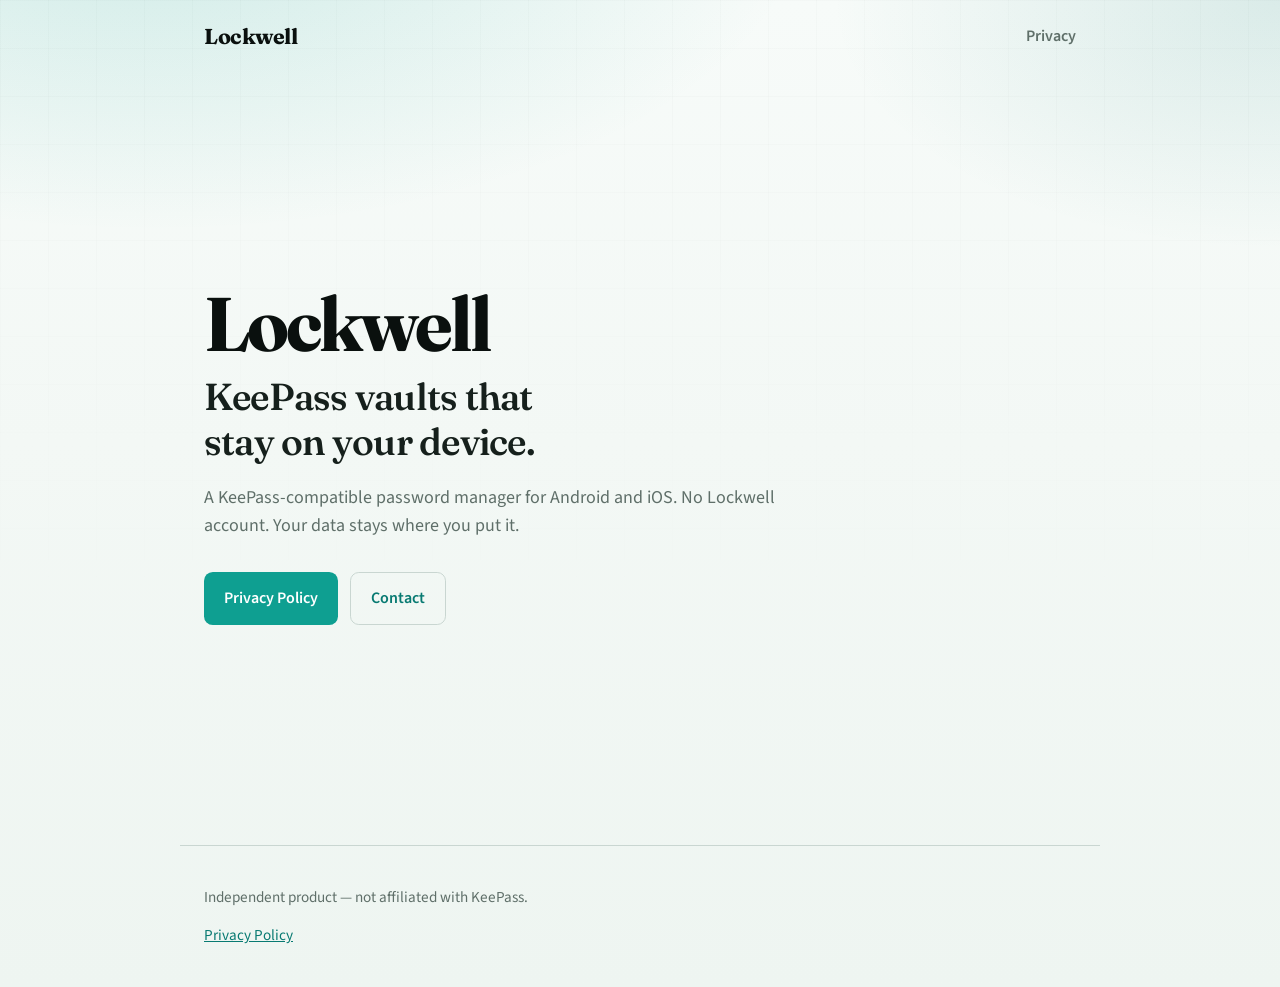
<file: index.html>
<!DOCTYPE html>
<html lang="en">
  <head>
    <meta charset="utf-8" />
    <meta name="viewport" content="width=device-width, initial-scale=1" />
    <title>Lockwell — KeePass password manager</title>
    <meta
      name="description"
      content="Lockwell is a KeePass-compatible password manager. Your vaults stay on your device."
    />
    <link rel="canonical" href="https://theyogendradanwar.github.io/lockwell-site/" />
    <link rel="preconnect" href="https://fonts.googleapis.com" />
    <link rel="preconnect" href="https://fonts.gstatic.com" crossorigin />
    <link
      href="https://fonts.googleapis.com/css2?family=Fraunces:opsz,wght@9..144,560;9..144,700&family=Source+Sans+3:wght@400;600&display=swap"
      rel="stylesheet"
    />
    <link rel="stylesheet" href="styles.css" />
  </head>
  <body>
    <div class="atmosphere" aria-hidden="true"></div>
    <header class="top">
      <a class="brand" href="./">Lockwell</a>
      <nav>
        <a href="./privacy/">Privacy</a>
      </nav>
    </header>

    <main class="hero">
      <p class="brand-mark">Lockwell</p>
      <h1>KeePass vaults that stay on your device.</h1>
      <p class="lede">
        A KeePass-compatible password manager for Android and iOS. No Lockwell
        account. Your data stays where you put it.
      </p>
      <div class="cta-row">
        <a class="cta" href="./privacy/">Privacy Policy</a>
        <a class="cta ghost" href="mailto:yogendra.danwar@gmail.com">Contact</a>
      </div>
    </main>

    <footer class="foot">
      <p>Independent product — not affiliated with KeePass.</p>
      <p><a href="./privacy/">Privacy Policy</a></p>
    </footer>
  </body>
</html>
</file>
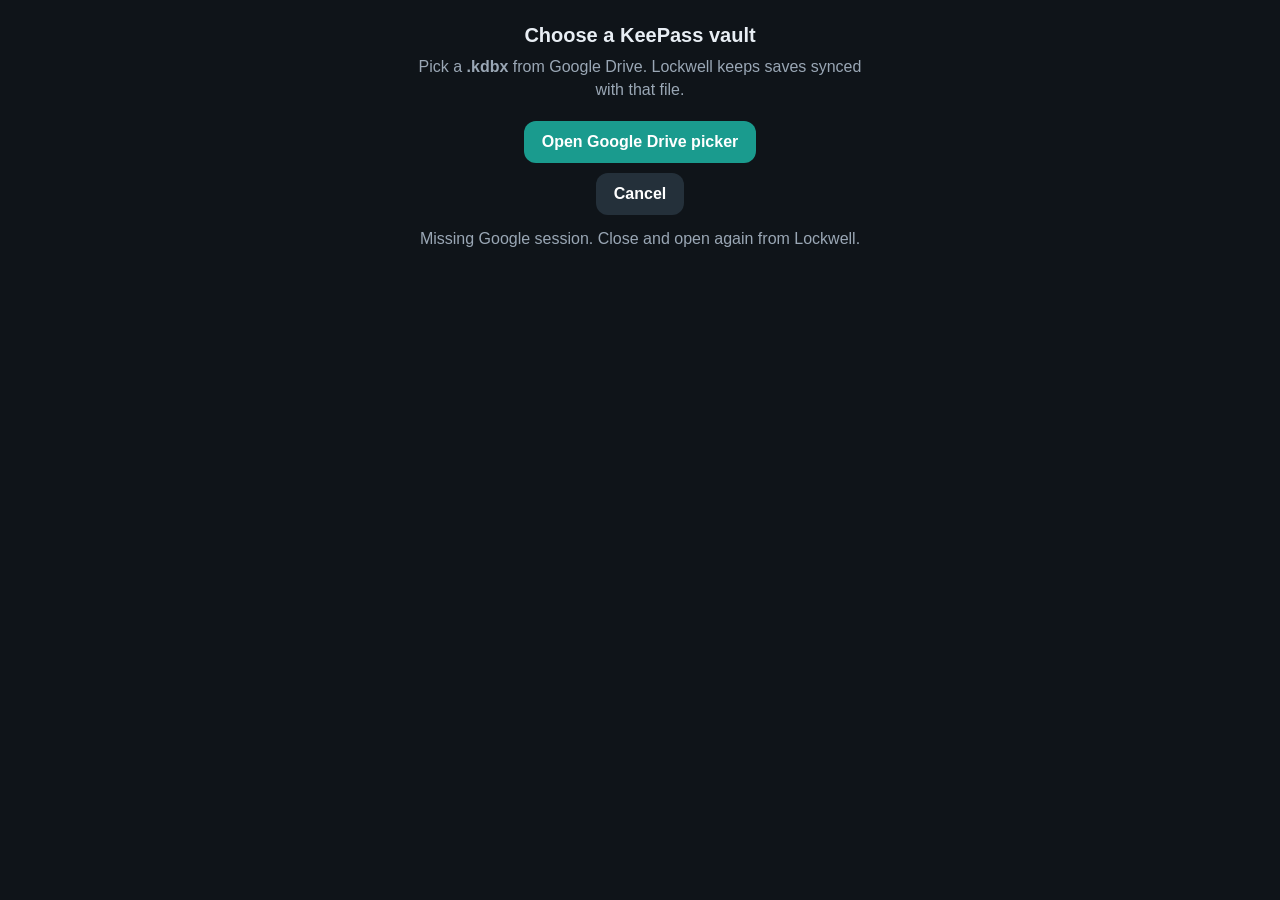
<file: drive-picker/index.html>
<!DOCTYPE html>
<html lang="en">
<head>
  <meta charset="utf-8" />
  <meta name="viewport" content="width=device-width, initial-scale=1" />
  <title>Lockwell — Choose Drive vault</title>
  <style>
    body {
      margin: 0;
      font-family: -apple-system, BlinkMacSystemFont, "Segoe UI", sans-serif;
      background: #0f1419;
      color: #e8eef4;
      min-height: 100vh;
      display: flex;
      flex-direction: column;
      align-items: center;
      justify-content: flex-start;
      padding: 24px 16px;
      box-sizing: border-box;
    }
    h1 { font-size: 1.25rem; font-weight: 600; margin: 0 0 8px; }
    p { color: #9aa7b5; margin: 0 0 20px; text-align: center; max-width: 28rem; line-height: 1.45; }
    #status { color: #9aa7b5; margin-top: 12px; text-align: center; max-width: 28rem; }
    button {
      appearance: none;
      border: 0;
      border-radius: 12px;
      padding: 12px 18px;
      font-size: 1rem;
      font-weight: 600;
      background: #1a9b8e;
      color: #fff;
      cursor: pointer;
    }
    button.secondary { background: #24303a; margin-top: 10px; }
    .err { color: #ff8a80; }
  </style>
  <script src="https://apis.google.com/js/api.js"></script>
</head>
<body>
  <h1>Choose a KeePass vault</h1>
  <p>Pick a <strong>.kdbx</strong> from Google Drive. Lockwell keeps saves synced with that file.</p>
  <button type="button" id="pick">Open Google Drive picker</button>
  <button type="button" id="cancel" class="secondary">Cancel</button>
  <p id="status">Loading…</p>
  <script>
(function () {
  var RETURN = 'com.lockwell.app://drive-picker';
  var hashParams = new URLSearchParams(location.hash ? location.hash.slice(1) : '');
  var queryParams = new URLSearchParams(location.search || '');
  function param(name) {
    return hashParams.get(name) || queryParams.get(name) || '';
  }
  var token = param('access_token');
  var apiKey = param('api_key');
  var appId = param('app_id') || '375269897047';
  // Strip secrets from the address bar after reading.
  if (history.replaceState) {
    history.replaceState(null, '', location.pathname);
  }

  var statusEl = document.getElementById('status');
  function setStatus(msg, isErr) {
    statusEl.textContent = msg;
    statusEl.className = isErr ? 'err' : '';
  }
  function postNative(msg) {
    try {
      if (window.ReactNativeWebView && window.ReactNativeWebView.postMessage) {
        window.ReactNativeWebView.postMessage(JSON.stringify(msg));
      }
    } catch (e) {}
  }
  function goBack(qs) {
    var url = RETURN + (qs ? ('?' + qs) : '');
    postNative({ type: 'redirect', url: url });
    window.location.href = url;
  }

  document.getElementById('cancel').onclick = function () {
    goBack('cancel=1');
  };

  if (!token || !apiKey) {
    setStatus('Missing Google session. Close and open again from Lockwell.', true);
    postNative({ type: 'error', message: 'missing_token' });
    document.getElementById('pick').disabled = true;
    return;
  }

  function onPicked(data) {
    if (data.action === google.picker.Action.PICKED && data.docs && data.docs[0]) {
      var d = data.docs[0];
      var name = d.name || 'vault.kdbx';
      goBack('id=' + encodeURIComponent(d.id) + '&name=' + encodeURIComponent(name));
    } else if (data.action === google.picker.Action.CANCEL) {
      goBack('cancel=1');
    }
  }

  function createPicker() {
    try {
      // OAuth token only — do not trigger Google account cookie UI.
      var view = new google.picker.DocsView(google.picker.ViewId.DOCS)
        .setIncludeFolders(true)
        .setSelectFolderEnabled(false)
        .setMode(google.picker.DocsViewMode.LIST);
      var picker = new google.picker.PickerBuilder()
        .addView(view)
        .enableFeature(google.picker.Feature.NAV_HIDDEN)
        .setOAuthToken(token)
        .setDeveloperKey(apiKey)
        .setAppId(appId)
        .setOrigin(window.location.origin)
        .setCallback(onPicked)
        .setTitle('Choose a KeePass .kdbx')
        .setSize(Math.min(window.innerWidth, 1051), Math.min(window.innerHeight - 40, 650))
        .build();
      picker.setVisible(true);
      setStatus('Pick your .kdbx vault…');
      postNative({ type: 'ready' });
    } catch (e) {
      var msg = (e && e.message) || 'Could not open Google Drive picker.';
      setStatus(msg, true);
      postNative({ type: 'error', message: msg });
    }
  }

  document.getElementById('pick').onclick = function () {
    setStatus('Opening Google Drive…');
    gapi.load('picker', { callback: createPicker });
  };

  gapi.load('picker', {
    callback: function () {
      setStatus('Opening Google Drive…');
      createPicker();
    },
  });
})();
  </script>
</body>
</html>
</file>
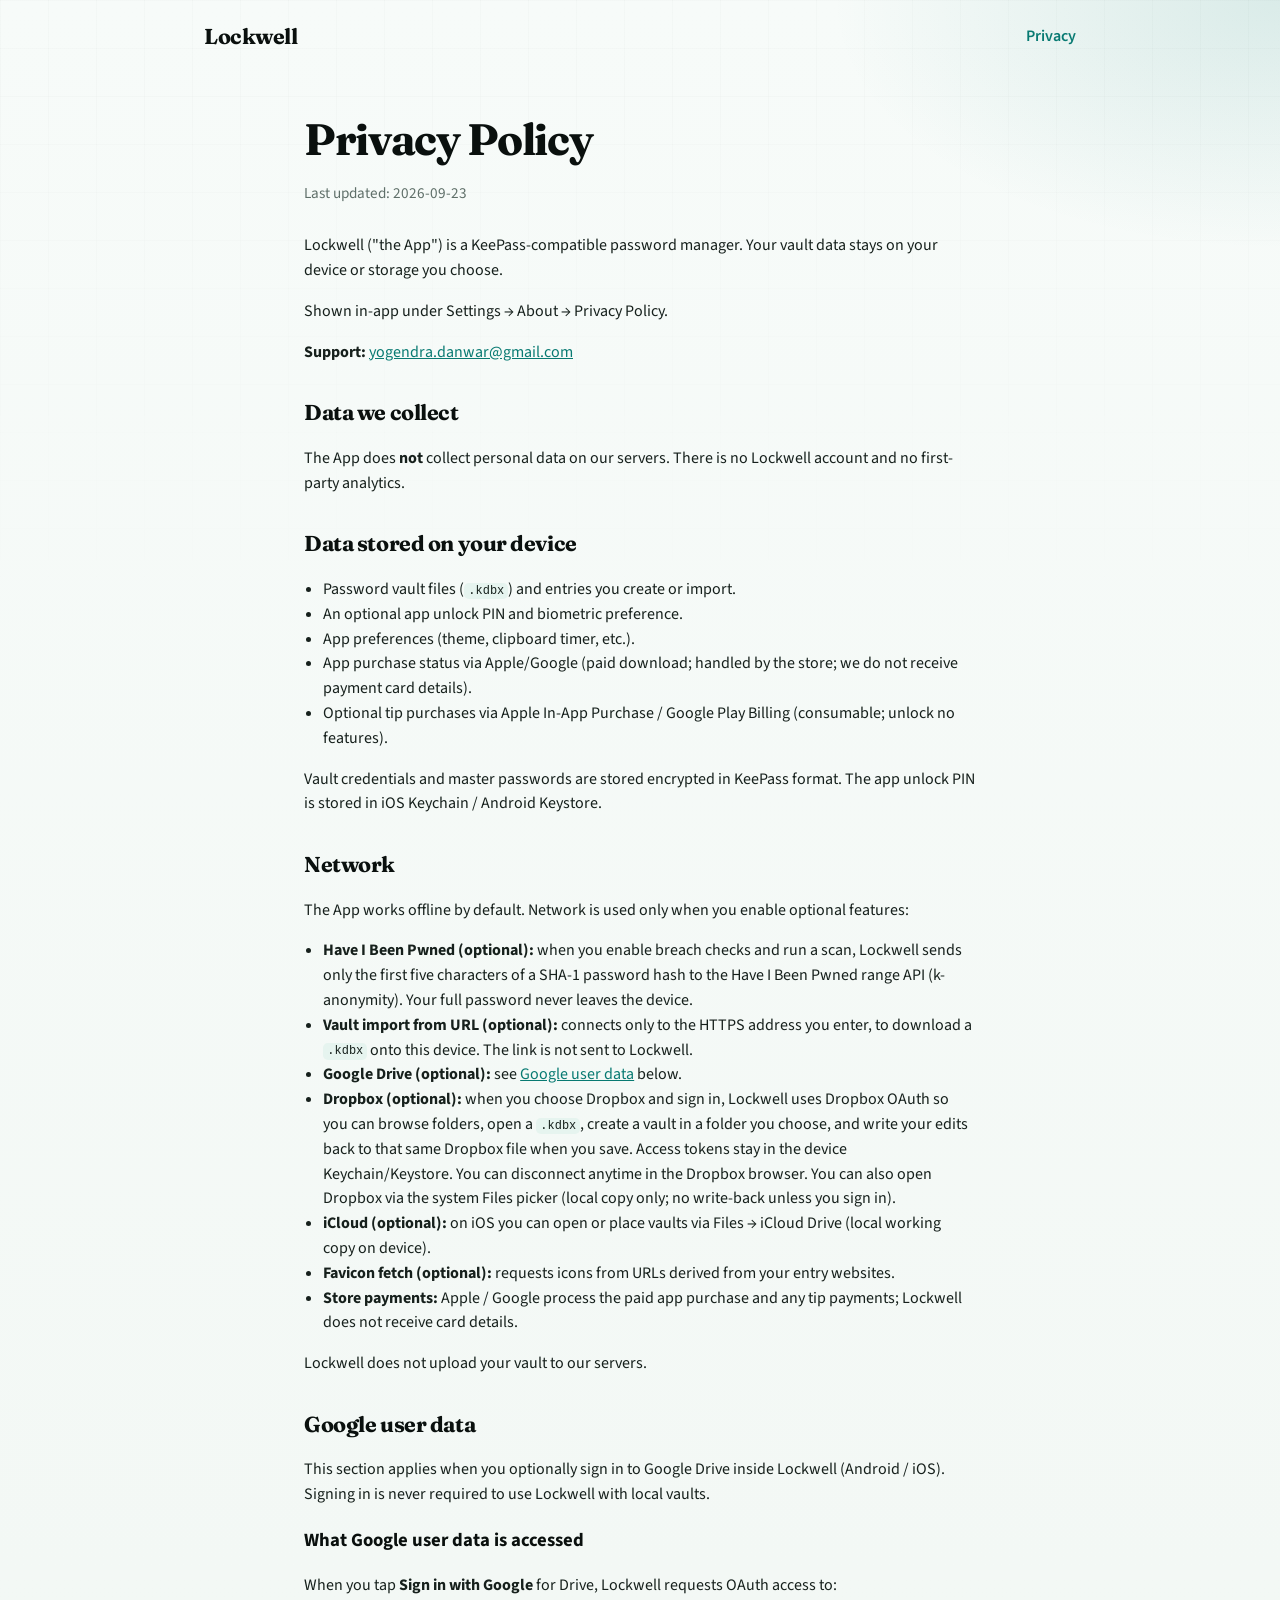
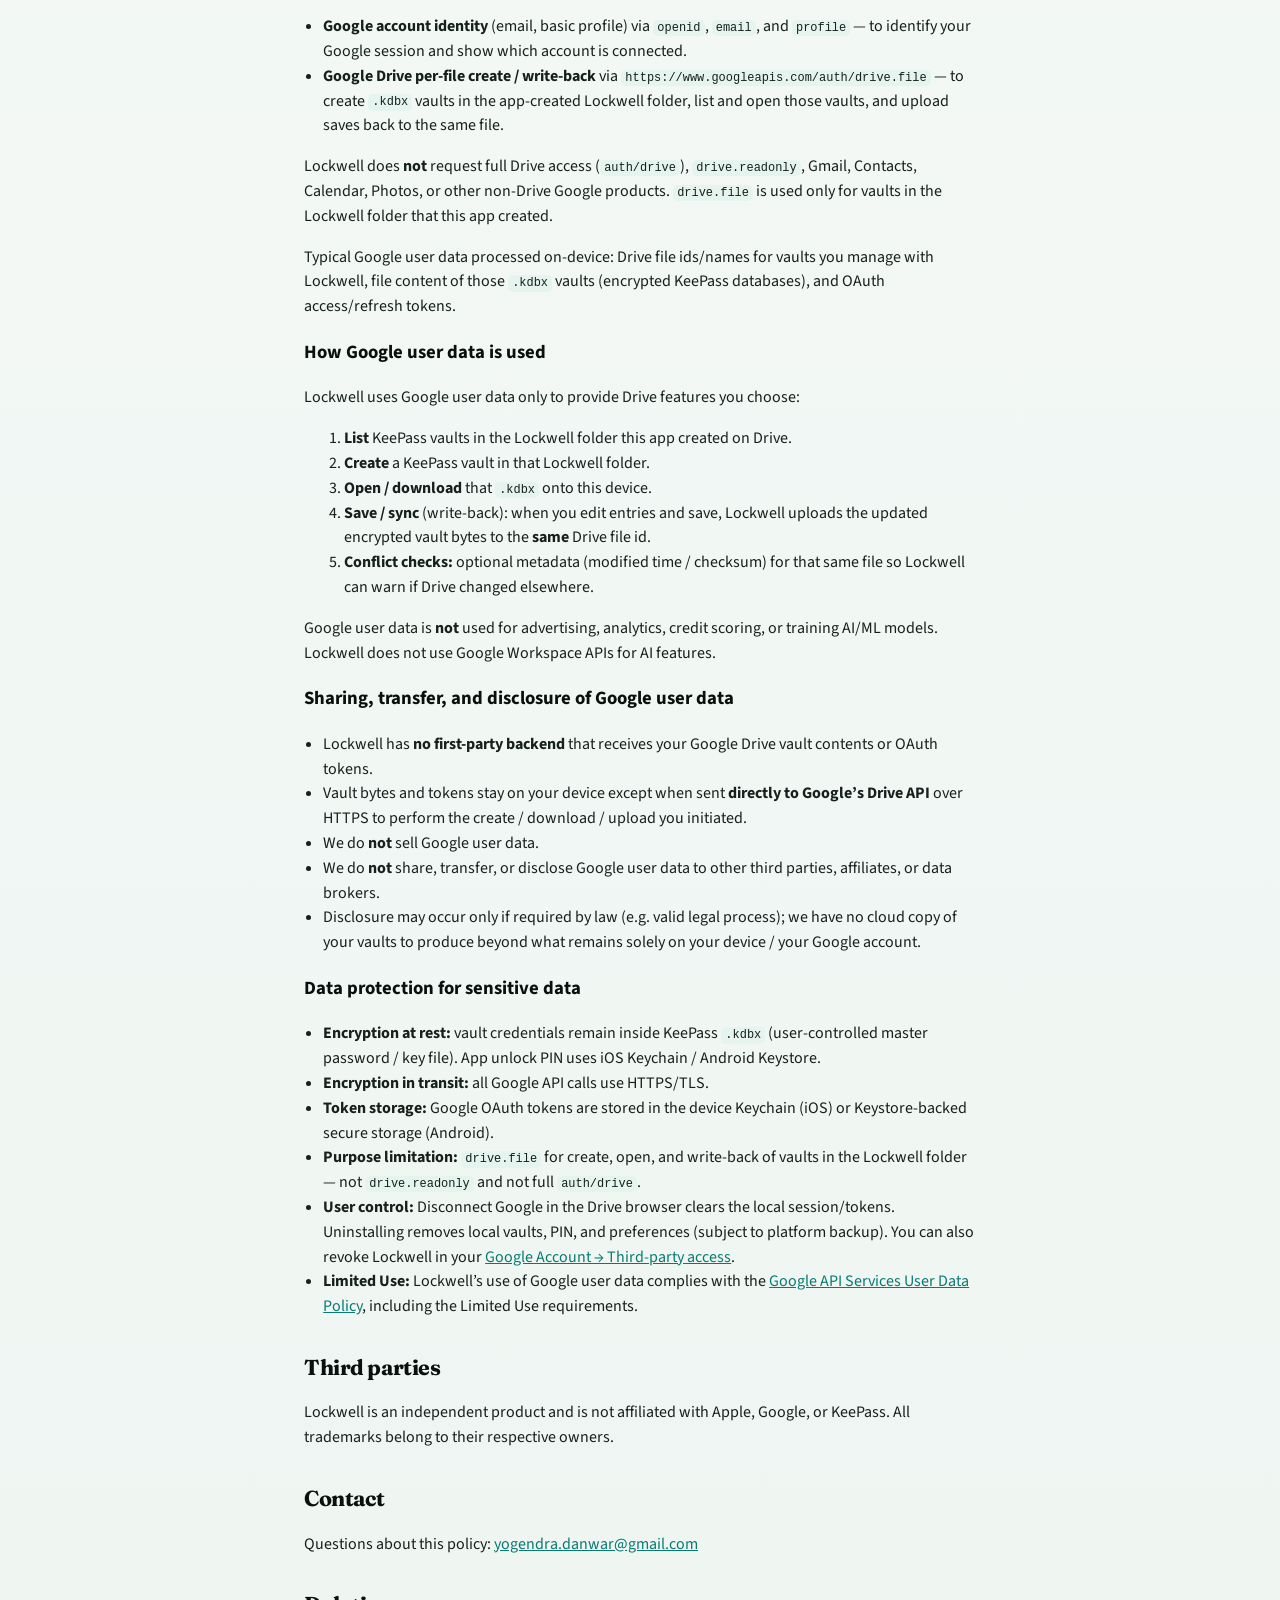
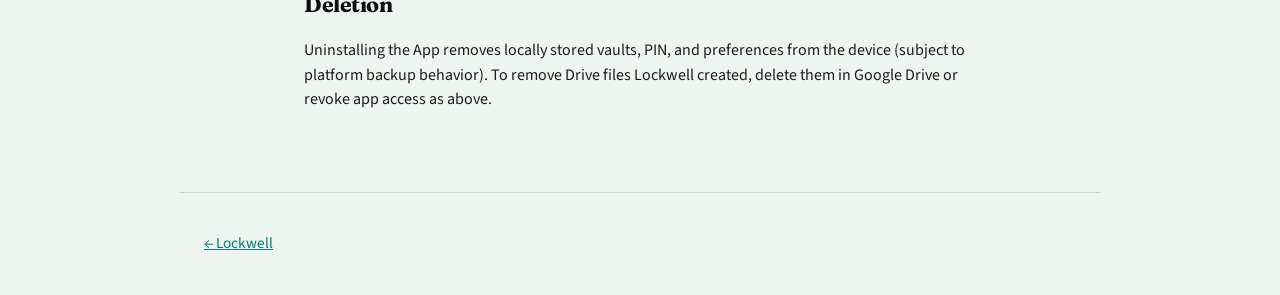
<file: privacy/index.html>
<!DOCTYPE html>
<html lang="en">
  <head>
    <meta charset="utf-8" />
    <meta name="viewport" content="width=device-width, initial-scale=1" />
    <title>Privacy Policy — Lockwell</title>
    <meta
      name="description"
      content="Lockwell privacy policy. Your vault data stays on your device or storage you choose. Google Drive optional sign-in disclosures."
    />
    <link rel="canonical" href="https://lockwellvault.in/privacy/" />
    <link rel="preconnect" href="https://fonts.googleapis.com" />
    <link rel="preconnect" href="https://fonts.gstatic.com" crossorigin />
    <link
      href="https://fonts.googleapis.com/css2?family=Fraunces:opsz,wght@9..144,560;9..144,700&family=Source+Sans+3:wght@400;600&display=swap"
      rel="stylesheet"
    />
    <link rel="stylesheet" href="../styles.css" />
  </head>
  <body>
    <div class="atmosphere" aria-hidden="true"></div>
    <header class="top">
      <a class="brand" href="../">Lockwell</a>
      <nav>
        <a href="../privacy/" aria-current="page">Privacy</a>
      </nav>
    </header>

    <main class="doc">
      <h1>Privacy Policy</h1>
      <p class="meta">Last updated: 2026-09-23</p>

      <p>
        Lockwell ("the App") is a KeePass-compatible password manager. Your vault
        data stays on your device or storage you choose.
      </p>
      <p>
        Shown in-app under Settings → About → Privacy Policy.
      </p>
      <p>
        <strong>Support:</strong>
        <a href="mailto:yogendra.danwar@gmail.com">yogendra.danwar@gmail.com</a>
      </p>

      <h2>Data we collect</h2>
      <p>
        The App does <strong>not</strong> collect personal data on our servers.
        There is no Lockwell account and no first-party analytics.
      </p>

      <h2>Data stored on your device</h2>
      <ul>
        <li>Password vault files (<code>.kdbx</code>) and entries you create or import.</li>
        <li>An optional app unlock PIN and biometric preference.</li>
        <li>App preferences (theme, clipboard timer, etc.).</li>
        <li>
          App purchase status via Apple/Google (paid download; handled by the
          store; we do not receive payment card details).
        </li>
        <li>
          Optional tip purchases via Apple In-App Purchase / Google Play Billing
          (consumable; unlock no features).
        </li>
      </ul>
      <p>
        Vault credentials and master passwords are stored encrypted in KeePass
        format. The app unlock PIN is stored in iOS Keychain / Android Keystore.
      </p>

      <h2>Network</h2>
      <p>
        The App works offline by default. Network is used only when you enable
        optional features:
      </p>
      <ul>
        <li>
          <strong>Have I Been Pwned (optional):</strong> when you enable breach
          checks and run a scan, Lockwell sends only the first five characters of
          a SHA-1 password hash to the Have I Been Pwned range API (k-anonymity).
          Your full password never leaves the device.
        </li>
        <li>
          <strong>Vault import from URL (optional):</strong>
          connects only to the HTTPS address you enter, to download a <code>.kdbx</code>
          onto this device. The link is not sent to Lockwell.
        </li>
        <li>
          <strong>Google Drive (optional):</strong> see
          <a href="#google-user-data">Google user data</a> below.
        </li>
        <li>
          <strong>Dropbox (optional):</strong> when you choose Dropbox and sign
          in, Lockwell uses Dropbox OAuth so you can browse folders, open a
          <code>.kdbx</code>, create a vault in a folder you choose, and write
          your edits back to that same Dropbox file when you save. Access tokens
          stay in the device Keychain/Keystore. You can disconnect anytime in the
          Dropbox browser. You can also open Dropbox via the system Files picker
          (local copy only; no write-back unless you sign in).
        </li>
        <li>
          <strong>iCloud (optional):</strong> on iOS you can open or place vaults
          via Files → iCloud Drive (local working copy on device).
        </li>
        <li>
          <strong>Favicon fetch (optional):</strong> requests icons from URLs
          derived from your entry websites.
        </li>
        <li>
          <strong>Store payments:</strong> Apple / Google process the paid app
          purchase and any tip payments; Lockwell does not receive card details.
        </li>
      </ul>
      <p>Lockwell does not upload your vault to our servers.</p>

      <h2 id="google-user-data">Google user data</h2>
      <p>
        This section applies when you optionally sign in to Google Drive inside
        Lockwell (Android / iOS). Signing in is never required to use Lockwell
        with local vaults.
      </p>

      <h3>What Google user data is accessed</h3>
      <p>
        When you tap <strong>Sign in with Google</strong> for Drive, Lockwell
        requests OAuth access to:
      </p>
      <ul>
        <li>
          <strong>Google account identity</strong> (email, basic profile) via
          <code>openid</code>, <code>email</code>, and <code>profile</code> — to
          identify your Google session and show which account is connected.
        </li>
        <li>
          <strong>Google Drive per-file create / write-back</strong> via
          <code>https://www.googleapis.com/auth/drive.file</code> — to create
          <code>.kdbx</code> vaults in the app-created Lockwell folder, list and
          open those vaults, and upload saves back to the same file.
        </li>
      </ul>
      <p>
        Lockwell does <strong>not</strong> request full Drive access
        (<code>auth/drive</code>), <code>drive.readonly</code>, Gmail, Contacts,
        Calendar, Photos, or other non-Drive Google products.
        <code>drive.file</code> is used only for vaults in the Lockwell folder
        that this app created.
      </p>
      <p>
        Typical Google user data processed on-device: Drive file ids/names for
        vaults you manage with Lockwell, file content of those <code>.kdbx</code>
        vaults (encrypted KeePass databases), and OAuth access/refresh tokens.
      </p>

      <h3>How Google user data is used</h3>
      <p>Lockwell uses Google user data only to provide Drive features you choose:</p>
      <ol>
        <li>
          <strong>List</strong> KeePass vaults in the Lockwell folder this app
          created on Drive.
        </li>
        <li>
          <strong>Create</strong> a KeePass vault in that Lockwell folder.
        </li>
        <li>
          <strong>Open / download</strong> that <code>.kdbx</code> onto this
          device.
        </li>
        <li>
          <strong>Save / sync</strong> (write-back): when you edit entries and
          save, Lockwell uploads the updated encrypted vault bytes to the
          <strong>same</strong> Drive file id.
        </li>
        <li>
          <strong>Conflict checks:</strong> optional metadata (modified time /
          checksum) for that same file so Lockwell can warn if Drive changed
          elsewhere.
        </li>
      </ol>
      <p>
        Google user data is <strong>not</strong> used for advertising, analytics,
        credit scoring, or training AI/ML models. Lockwell does not use Google
        Workspace APIs for AI features.
      </p>

      <h3>Sharing, transfer, and disclosure of Google user data</h3>
      <ul>
        <li>
          Lockwell has <strong>no first-party backend</strong> that receives your
          Google Drive vault contents or OAuth tokens.
        </li>
        <li>
          Vault bytes and tokens stay on your device except when sent
          <strong>directly to Google’s Drive API</strong> over HTTPS to perform
          the create / download / upload you initiated.
        </li>
        <li>We do <strong>not</strong> sell Google user data.</li>
        <li>
          We do <strong>not</strong> share, transfer, or disclose Google user
          data to other third parties, affiliates, or data brokers.
        </li>
        <li>
          Disclosure may occur only if required by law (e.g. valid legal
          process); we have no cloud copy of your vaults to produce beyond what
          remains solely on your device / your Google account.
        </li>
      </ul>

      <h3>Data protection for sensitive data</h3>
      <ul>
        <li>
          <strong>Encryption at rest:</strong> vault credentials remain inside
          KeePass <code>.kdbx</code> (user-controlled master password / key
          file). App unlock PIN uses iOS Keychain / Android Keystore.
        </li>
        <li>
          <strong>Encryption in transit:</strong> all Google API calls use
          HTTPS/TLS.
        </li>
        <li>
          <strong>Token storage:</strong> Google OAuth tokens are stored in the
          device Keychain (iOS) or Keystore-backed secure storage (Android).
        </li>
        <li>
          <strong>Purpose limitation:</strong> <code>drive.file</code> for create,
          open, and write-back of vaults in the Lockwell folder — not
          <code>drive.readonly</code> and not full <code>auth/drive</code>.
        </li>
        <li>
          <strong>User control:</strong> Disconnect Google in the Drive browser
          clears the local session/tokens. Uninstalling removes local vaults,
          PIN, and preferences (subject to platform backup). You can also revoke
          Lockwell in your
          <a href="https://myaccount.google.com/permissions">Google Account → Third-party access</a>.
        </li>
        <li>
          <strong>Limited Use:</strong> Lockwell’s use of Google user data
          complies with the
          <a href="https://developers.google.com/terms/api-services-user-data-policy"
            >Google API Services User Data Policy</a
          >, including the Limited Use requirements.
        </li>
      </ul>

      <h2>Third parties</h2>
      <p>
        Lockwell is an independent product and is not affiliated with Apple,
        Google, or KeePass. All trademarks belong to their respective owners.
      </p>

      <h2>Contact</h2>
      <p>
        Questions about this policy:
        <a href="mailto:yogendra.danwar@gmail.com">yogendra.danwar@gmail.com</a>
      </p>

      <h2>Deletion</h2>
      <p>
        Uninstalling the App removes locally stored vaults, PIN, and preferences
        from the device (subject to platform backup behavior). To remove Drive
        files Lockwell created, delete them in Google Drive or revoke app access
        as above.
      </p>
    </main>

    <footer class="foot">
      <p><a href="../">← Lockwell</a></p>
    </footer>
  </body>
</html>
</file>
<file: styles.css>
:root {
  --ink: #0a100e;
  --ink-soft: #16201c;
  --fog: #5f6f69;
  --line: #c9d6d1;
  --paper: #f3f8f5;
  --teal: #0e9f91;
  --teal-deep: #087a72;
  --mist: #e6f4ef;
  --font-display: "Fraunces", Georgia, serif;
  --font-body: "Source Sans 3", "Segoe UI", sans-serif;
}

* {
  box-sizing: border-box;
}

html,
body {
  margin: 0;
  min-height: 100%;
}

body {
  font-family: var(--font-body);
  color: var(--ink);
  background:
    radial-gradient(1200px 600px at 12% -10%, rgba(14, 159, 145, 0.18), transparent 55%),
    radial-gradient(900px 500px at 100% 0%, rgba(8, 122, 114, 0.12), transparent 50%),
    linear-gradient(180deg, #f7fbf9 0%, var(--paper) 45%, #eef5f1 100%);
  line-height: 1.55;
}

.atmosphere {
  position: fixed;
  inset: 0;
  pointer-events: none;
  background-image:
    linear-gradient(rgba(10, 16, 14, 0.03) 1px, transparent 1px),
    linear-gradient(90deg, rgba(10, 16, 14, 0.03) 1px, transparent 1px);
  background-size: 48px 48px;
  mask-image: linear-gradient(180deg, rgba(0, 0, 0, 0.55), transparent 70%);
  z-index: 0;
}

.top,
.hero,
.doc,
.foot {
  position: relative;
  z-index: 1;
}

.top {
  display: flex;
  align-items: center;
  justify-content: space-between;
  max-width: 920px;
  margin: 0 auto;
  padding: 1.25rem 1.5rem;
}

.brand {
  font-family: var(--font-display);
  font-weight: 700;
  font-size: 1.35rem;
  letter-spacing: -0.02em;
  color: var(--ink);
  text-decoration: none;
}

nav a {
  color: var(--fog);
  text-decoration: none;
  font-weight: 600;
}

nav a[aria-current="page"],
nav a:hover {
  color: var(--teal-deep);
}

.hero {
  max-width: 920px;
  margin: 0 auto;
  padding: 4.5rem 1.5rem 5rem;
  min-height: calc(100vh - 8rem);
  display: flex;
  flex-direction: column;
  justify-content: center;
}

.brand-mark {
  margin: 0 0 0.75rem;
  font-family: var(--font-display);
  font-size: clamp(2.8rem, 8vw, 4.75rem);
  font-weight: 700;
  letter-spacing: -0.04em;
  line-height: 1;
  color: var(--ink);
  animation: rise 700ms ease-out both;
}

.hero h1 {
  margin: 0;
  max-width: 14ch;
  font-family: var(--font-display);
  font-size: clamp(1.6rem, 4vw, 2.35rem);
  font-weight: 560;
  letter-spacing: -0.02em;
  line-height: 1.2;
  color: var(--ink-soft);
  animation: rise 800ms ease-out 80ms both;
}

.lede {
  margin: 1.25rem 0 0;
  max-width: 36rem;
  font-size: 1.125rem;
  color: var(--fog);
  animation: rise 850ms ease-out 140ms both;
}

.cta-row {
  display: flex;
  flex-wrap: wrap;
  gap: 0.75rem;
  margin-top: 2rem;
  animation: rise 900ms ease-out 200ms both;
}

.cta {
  display: inline-flex;
  align-items: center;
  justify-content: center;
  padding: 0.8rem 1.25rem;
  border-radius: 0.55rem;
  background: var(--teal);
  color: #fff;
  font-weight: 600;
  text-decoration: none;
  transition: transform 180ms ease, background 180ms ease;
}

.cta:hover {
  background: var(--teal-deep);
  transform: translateY(-1px);
}

.cta.ghost {
  background: transparent;
  color: var(--teal-deep);
  border: 1px solid var(--line);
}

.cta.ghost:hover {
  background: var(--mist);
}

.doc {
  max-width: 720px;
  margin: 0 auto;
  padding: 2rem 1.5rem 4rem;
}

.doc h1 {
  margin: 0;
  font-family: var(--font-display);
  font-size: clamp(2rem, 5vw, 2.75rem);
  letter-spacing: -0.03em;
}

.doc .meta {
  margin: 0.5rem 0 1.75rem;
  color: var(--fog);
  font-size: 0.95rem;
}

.doc h2 {
  margin: 2rem 0 0.75rem;
  font-family: var(--font-display);
  font-size: 1.35rem;
  letter-spacing: -0.02em;
}

.doc p,
.doc li {
  color: var(--ink-soft);
}

.doc ul {
  padding-left: 1.2rem;
}

.doc code {
  font-size: 0.92em;
  background: var(--mist);
  padding: 0.1em 0.35em;
  border-radius: 0.3rem;
}

.doc a {
  color: var(--teal-deep);
}

.foot {
  max-width: 920px;
  margin: 0 auto;
  padding: 1.5rem;
  border-top: 1px solid var(--line);
  color: var(--fog);
  font-size: 0.95rem;
}

.foot a {
  color: var(--teal-deep);
}

@keyframes rise {
  from {
    opacity: 0;
    transform: translateY(12px);
  }
  to {
    opacity: 1;
    transform: translateY(0);
  }
}

@media (prefers-reduced-motion: reduce) {
  .brand-mark,
  .hero h1,
  .lede,
  .cta-row {
    animation: none;
  }
}
</file>
